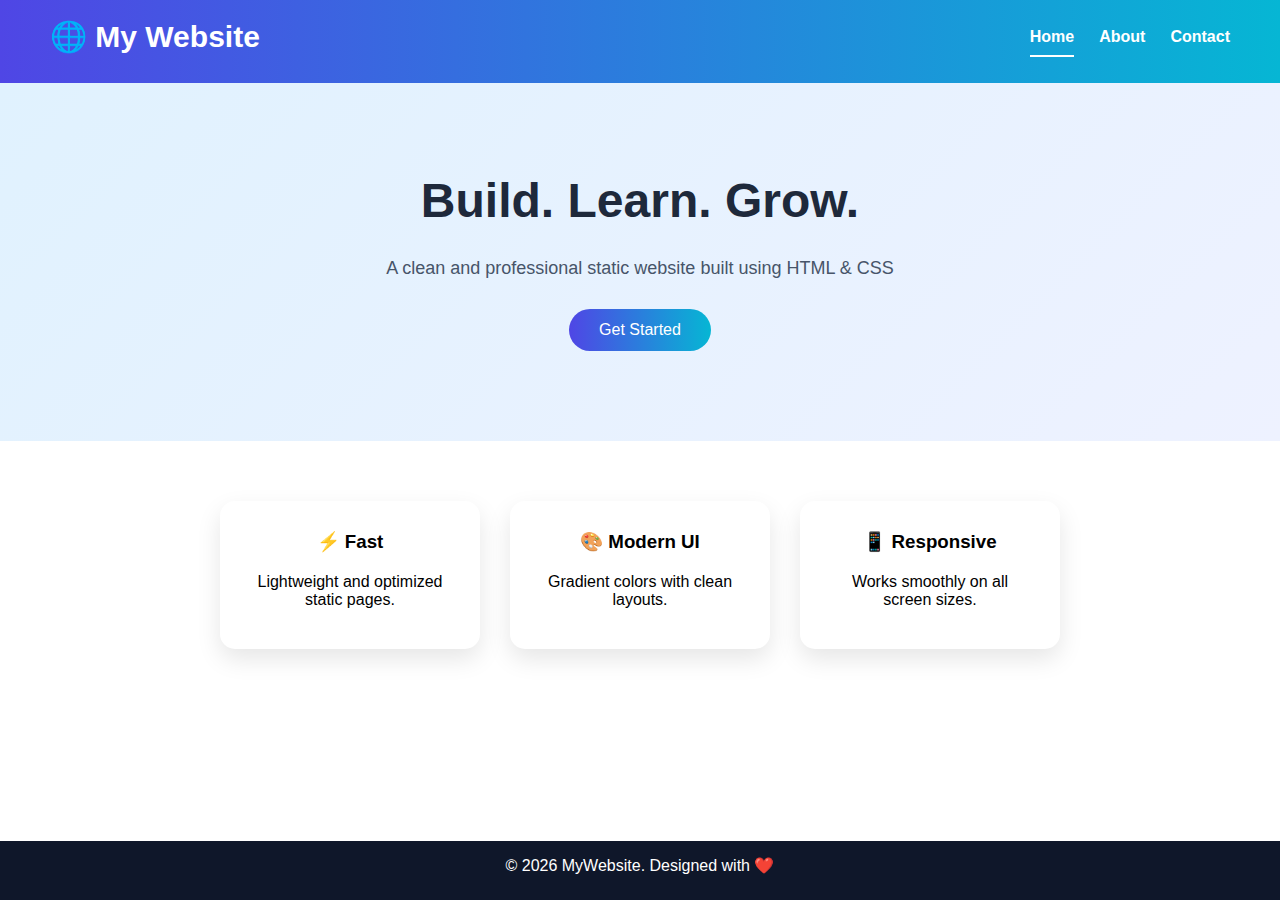
<file: index.html>
<!DOCTYPE html>
<html lang="en">
<head>
    <meta charset="UTF-8"> 
    <meta name="viewport" content="width=device-width, initial-scale=1.0">
    <title>MyWebsite | Home</title>
    <link rel="stylesheet" href="style.css">
</head>
<body>

    <nav class="navbar">
        <div class="logo">
            <span>🌐</span> My Website
        </div>
        <ul class="nav-links">
            <li><a href="index.html" class="active">Home</a></li>
            <li><a href="about.html">About</a></li>
            <li><a href="contact.html">Contact</a></li>
        </ul>
    </nav>

    <header class="hero">
        <h1>Build. Learn. Grow.</h1>
        <p>A clean and professional static website built using HTML & CSS</p>
        <button class="btn">Get Started</button>
    </header>

    <section class="features">
        <div class="card">
            <h3>⚡ Fast</h3>
            <p>Lightweight and optimized static pages.</p>
        </div>
        <div class="card">
            <h3>🎨 Modern UI</h3>
            <p>Gradient colors with clean layouts.</p>
        </div>
        <div class="card">
            <h3>📱 Responsive</h3>
            <p>Works smoothly on all screen sizes.</p>
        </div>
    </section>

    <footer>
        <p>© 2026 MyWebsite. Designed with ❤️</p>
    </footer>

</body>
</html>
</file>
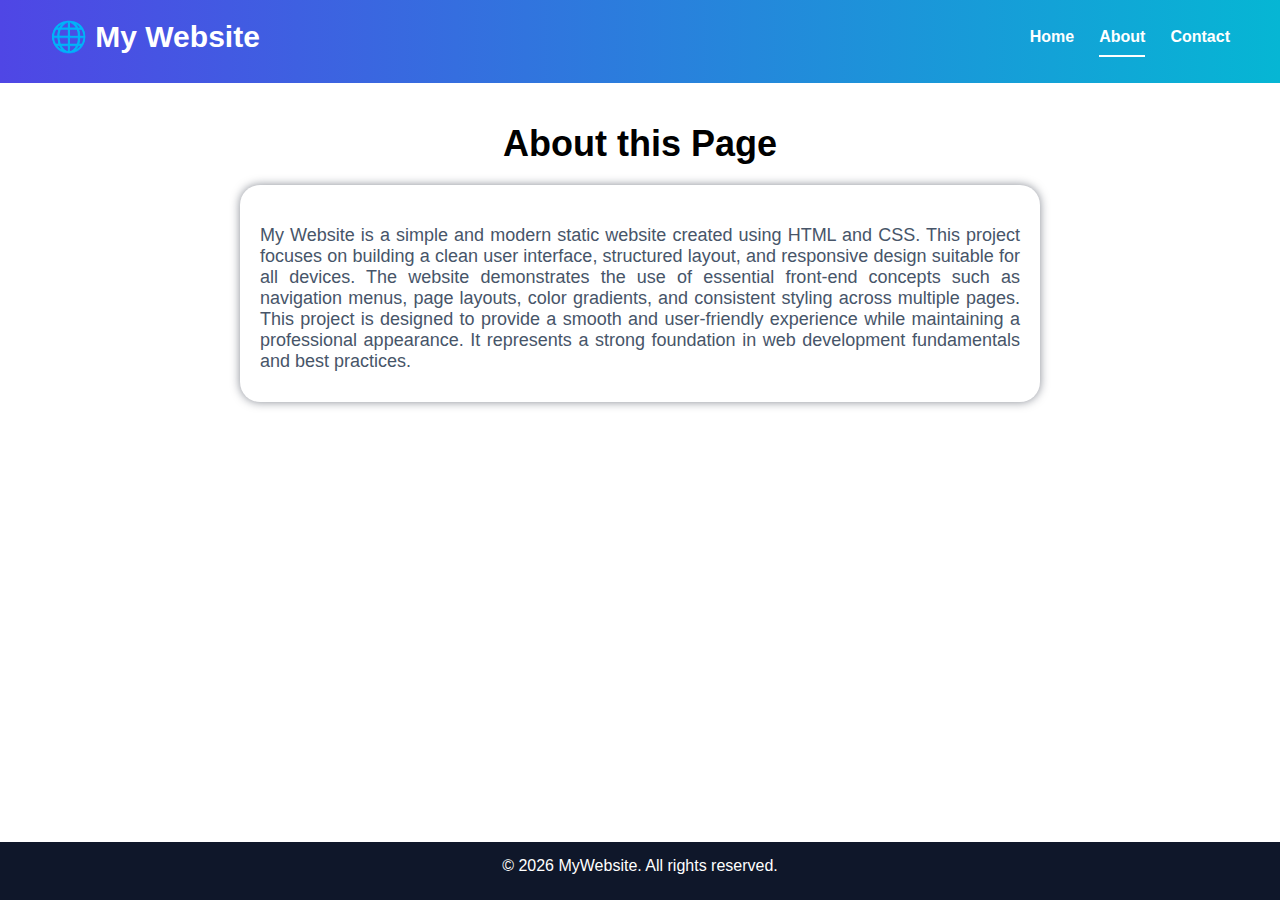
<file: about.html>
<!DOCTYPE html>
<html lang="en"> 
<head>
    <meta charset="UTF-8">
    <meta name="viewport" content="width=device-width, initial-scale=1.0">
    <title>MyWebsite | About</title>
    <link rel="stylesheet" href="style.css">
</head>
<body>

    <nav class="navbar">
        <div class="logo"><span>🌐</span> My Website</div>
        <ul class="nav-links">
            <li><a href="index.html">Home</a></li>
            <li><a href="about.html" class="active">About</a></li>
            <li><a href="contact.html">Contact</a></li>
        </ul>
    </nav>

    <section class="page">
        <h1>About this Page</h1>
        <div class="descrip">
        <p>
            My Website is a simple and modern static website created using HTML and CSS.
            This project focuses on building a clean user interface, structured layout, and responsive design suitable for all devices.

            The website demonstrates the use of essential front-end concepts such as navigation menus, page layouts, color gradients, and consistent styling across multiple pages.

            This project is designed to provide a smooth and user-friendly experience while maintaining a professional appearance. It represents a strong foundation in web development fundamentals and best practices.
        </div>
        </p>
    </section>

    <footer>
        <p>© 2026 MyWebsite. All rights reserved.</p>
    </footer>

</body>
</html>
</file>
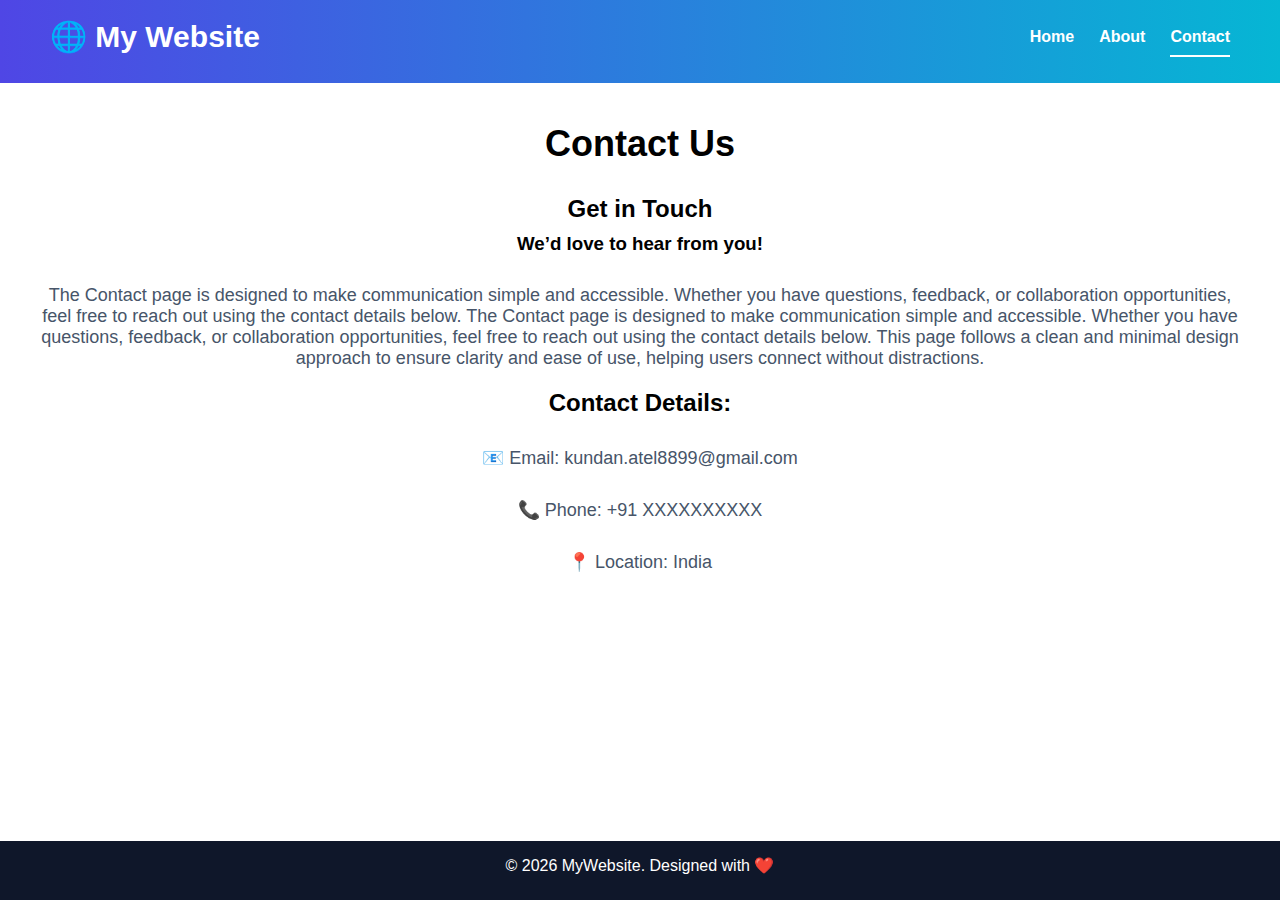
<file: contact.html>
<!DOCTYPE html>
<html lang="en">
<head>
    <meta charset="UTF-8"> 
    <meta name="viewport" content="width=device-width, initial-scale=1.0">
    <title>MyWebsite | Contact</title>
    <link rel="stylesheet" href="style.css">
</head>
<body>

    <nav class="navbar">
        <div class="logo"><span>🌐</span> My Website</div>
        <ul class="nav-links">
            <li><a href="index.html">Home</a></li>
            <li><a href="about.html">About</a></li>
            <li><a href="contact.html" class="active">Contact</a></li>
        </ul>
    </nav>

    <section class="page">
        <h1>Contact Us</h1>
        <h2>Get in Touch</h2>

            <h3>We’d love to hear from you!</h3>
            <p>The Contact page is designed to make communication simple and accessible. Whether you have questions, feedback, or collaboration opportunities, feel free to reach out using the contact details below.
            The Contact page is designed to make communication simple and accessible. Whether you have questions, feedback, or collaboration opportunities, feel free to reach out using the contact details below.

This page follows a clean and minimal design approach to ensure clarity and ease of use, helping users connect without distractions.

<h2>Contact Details:</h2>

<p>📧 Email: kundan.atel8899@gmail.com</p>

<p>📞 Phone: +91 XXXXXXXXXX</p>

<p>📍 Location: India</p>
</section>

    <footer>
        <p>© 2026 MyWebsite. Designed with ❤️</p>
    </footer>

</body>
</html>
</file>
<file: style.css>
* {
    margin: 0;
    padding: 0;
    box-sizing: border-box;
    font-family: "Segoe UI", sans-serif;
    padding-bottom: 10px; 
}

/* Navbar */
.navbar { 
    display: flex;
    justify-content: space-between;
    align-items: center;
    padding: 16px 50px;
    background: linear-gradient(90deg, #4f46e5, #06b6d4);
    /* align-items: space-around;
    justify-content: space-evenly; */
}

.logo {
    color: white;
    font-size: 30px;
    font-weight: bold;
}

.nav-links {
    list-style: none;
    display: flex;
    gap: 25px; 
    font-weight: bold;
    /* justify-content: space-around; */
  }

.nav-links li {
    /* margin-left: 25px; */
    font-size: 18px;
}

.nav-links a {
    color: white;
    text-decoration: none;
    font-size: 16px;
    transition: 0.3s;
}

.nav-links a:hover,
.nav-links a.active {
    border-bottom: 2px solid white;
}

/* Hero */
.hero {
    text-align: center;
    padding: 90px 20px;
    background: linear-gradient(135deg, #e0f2fe, #eef2ff);
}

.hero h1 {
    font-size: 48px;
    color: #1e293b;
}

.hero p {
    margin: 20px 0;
    font-size: 18px;
    color: #475569;
}

.btn {
    padding: 12px 30px;
    border: none;
    border-radius: 25px;
    background: linear-gradient(90deg, #4f46e5, #06b6d4);
    color: white;
    font-size: 16px;
    cursor: pointer;
}

/* Features */
.features {
    display: flex;
    justify-content: center;
    gap: 30px;
    padding: 60px 40px;
}

.card {
    background: white;
    padding: 30px;
    width: 260px;
    border-radius: 15px;
    text-align: center;
    box-shadow: 0 10px 25px rgba(0,0,0,0.1);
}

.card h3 {
    margin-bottom: 10px;
}

/* Pages */
.page {
    padding: 80px 40px;
    text-align: center;
    justify-content: space-around;
}

.page p{
    margin-top: 20px;
    font-size: 18px;
    color: #475569;
}

.page h1{
    font-size: 36px;
    color: #000000;
    padding-bottom: 20px;
    margin-top: -40px;
}

.page h2{
    margin-top: 10px;
}

.descrip{
    text-align: justify;
    margin-left: 200px;
    margin-right: 200px;
    display: flex;
    justify-content: center;
    align-items: center;
    font-size: 18px;
    box-sizing: border-box;
    box-shadow: 0 0 10px rgba(15, 23, 42, 0.5);
    border-radius: 20px;
    height: auto;
    width: fit-content;
    padding: 20px;
}

/* Footer */
footer {
    background: #0f172a;
    color: white;
    text-align: center;
    padding: 15px;
    position: fixed;
    bottom: 0;
    width: 100%;
}

/* Responsive */
@media (max-width: 768px) {
    .features {
        flex-direction: column;
        align-items: center;
    }

    .navbar {
        flex-direction: column;
    }

    .nav-links {
        flex-direction: column;
        margin-top: 10px;
    }
}
    .nav-links li {
        margin-left: 0;
        margin-top: 10px;
    }
</file>
